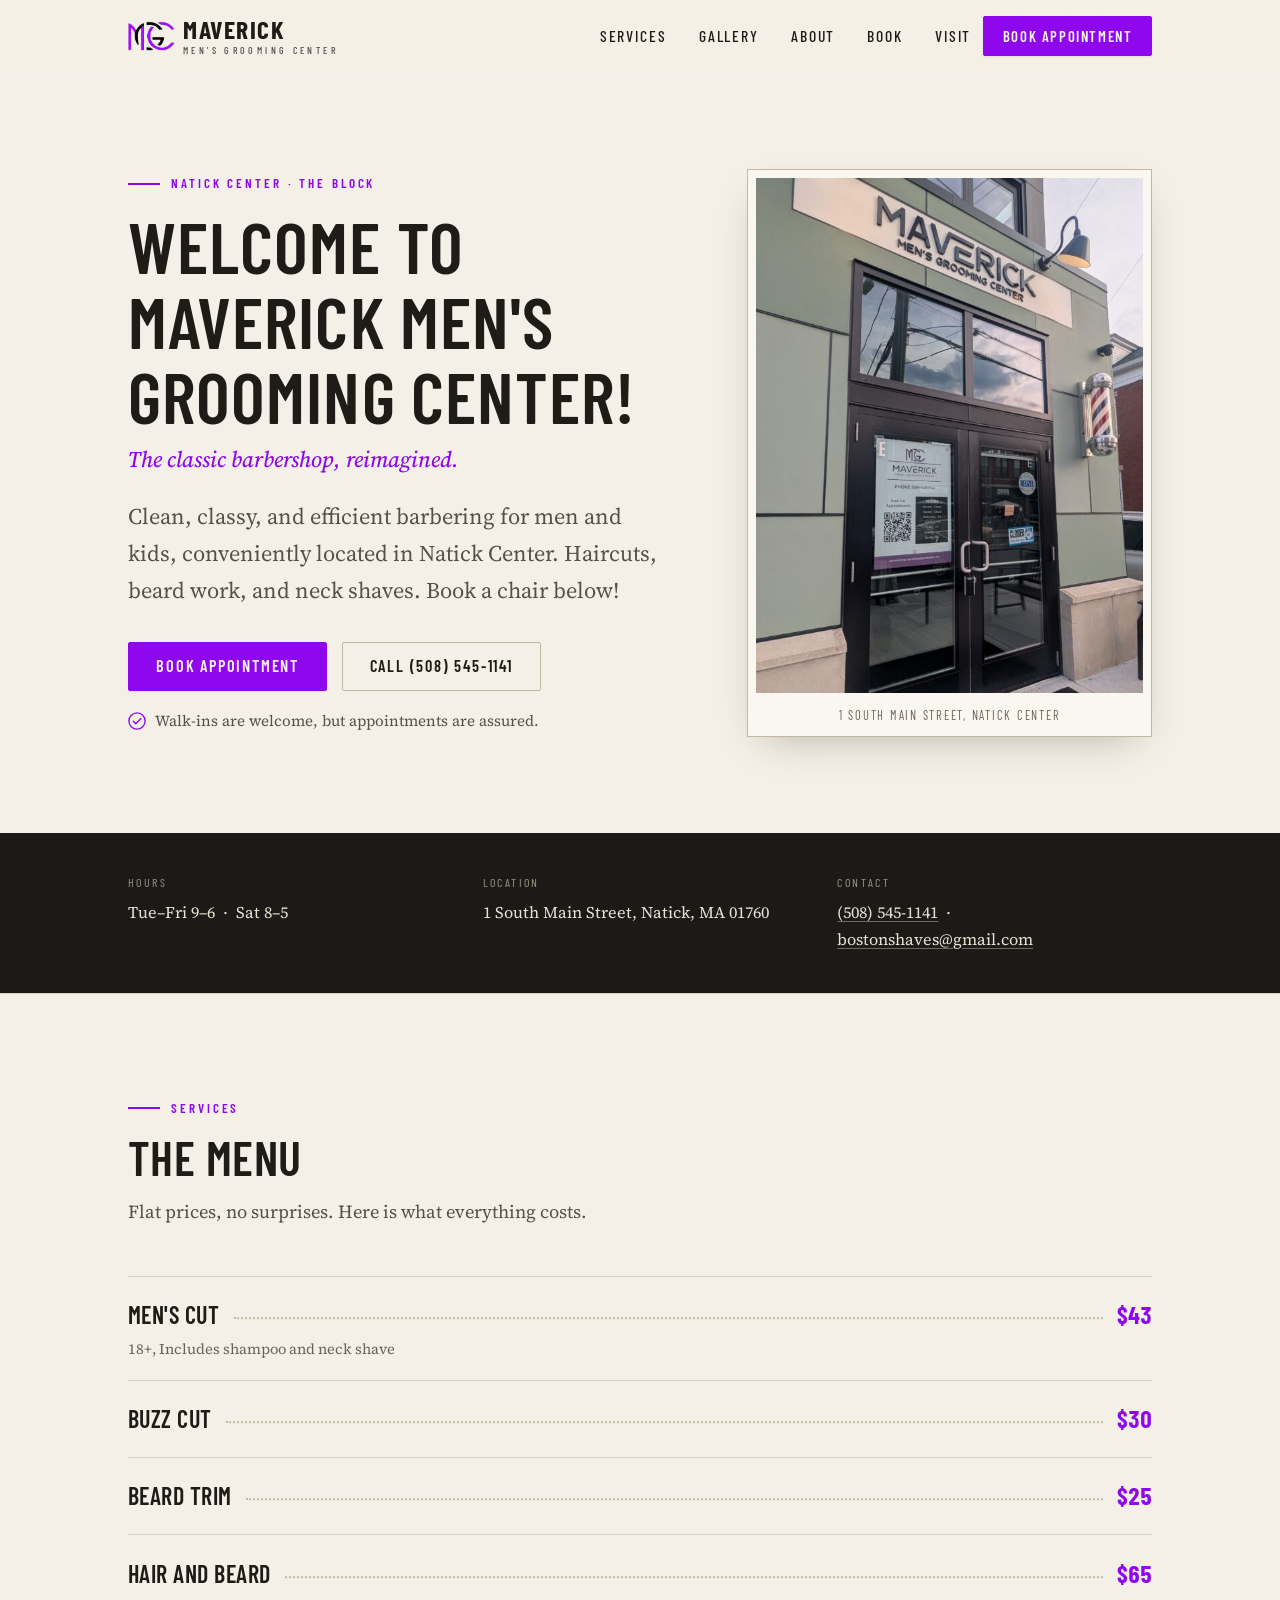
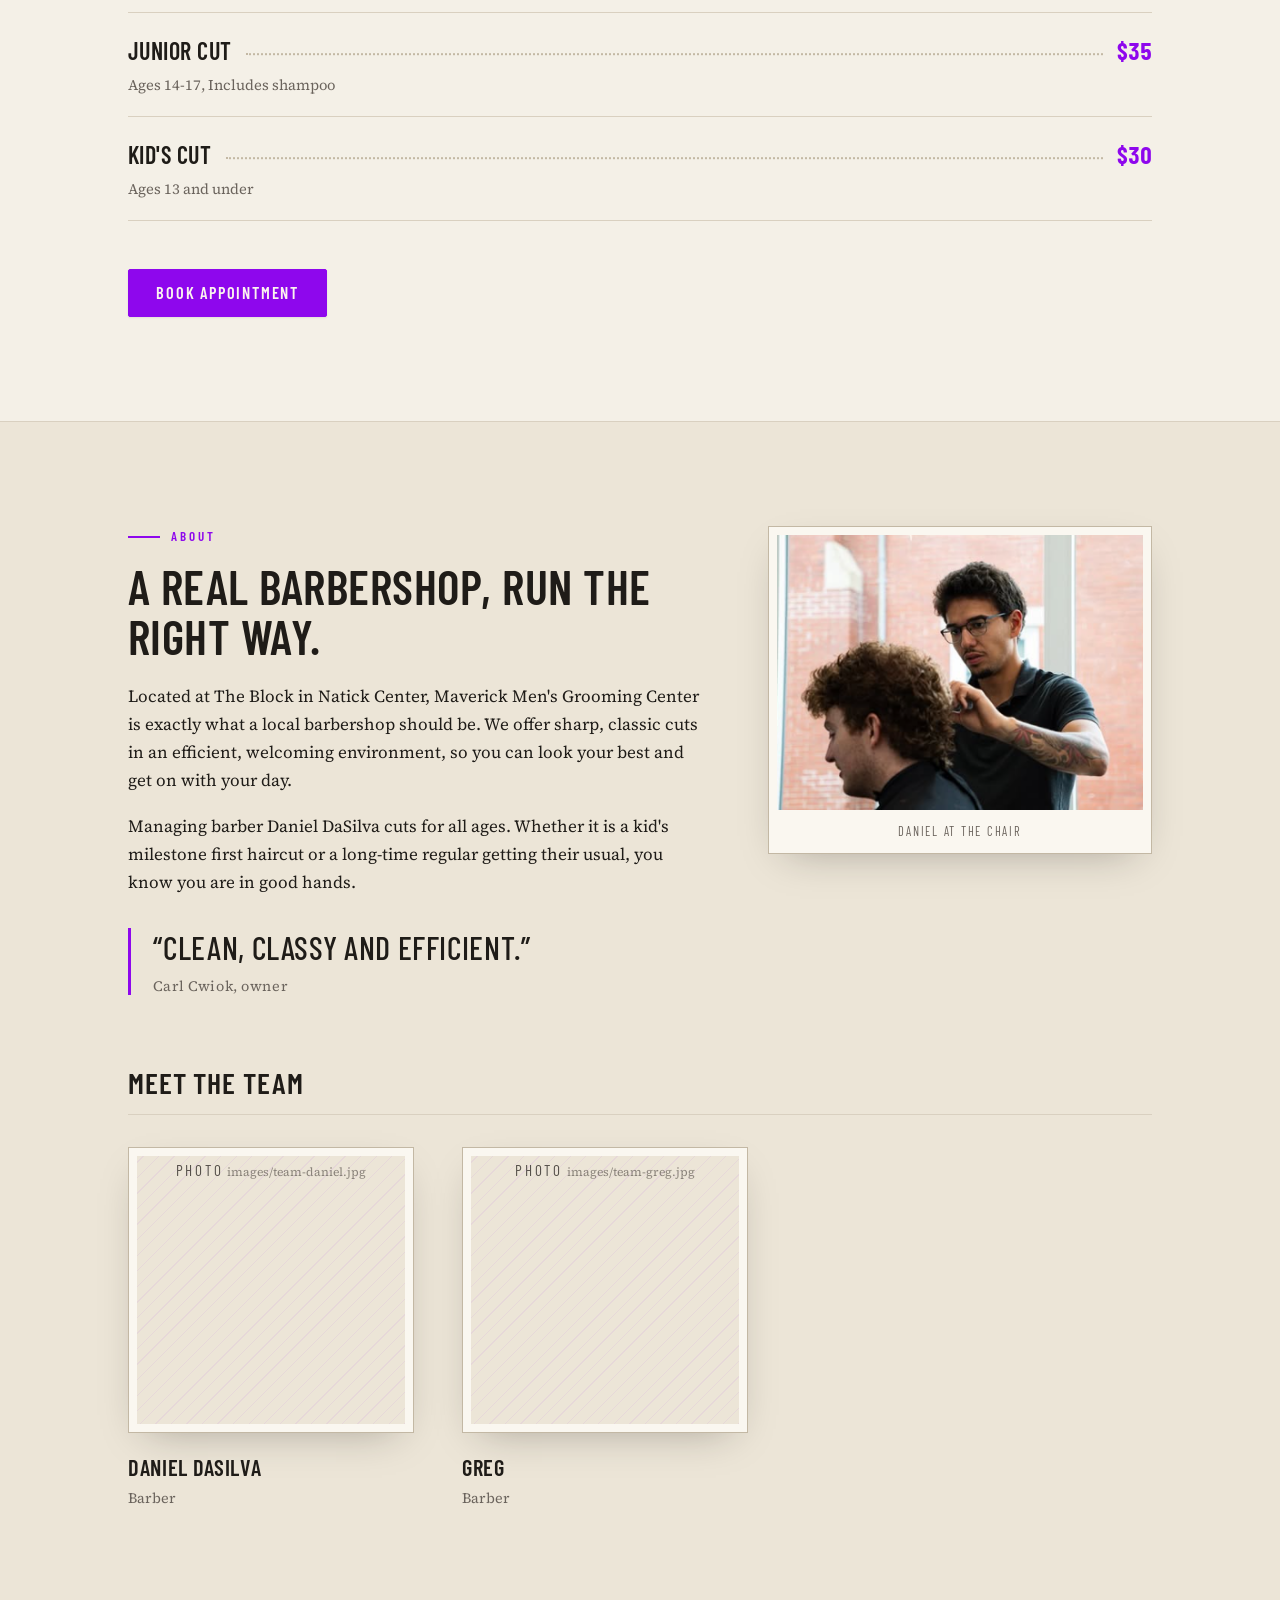
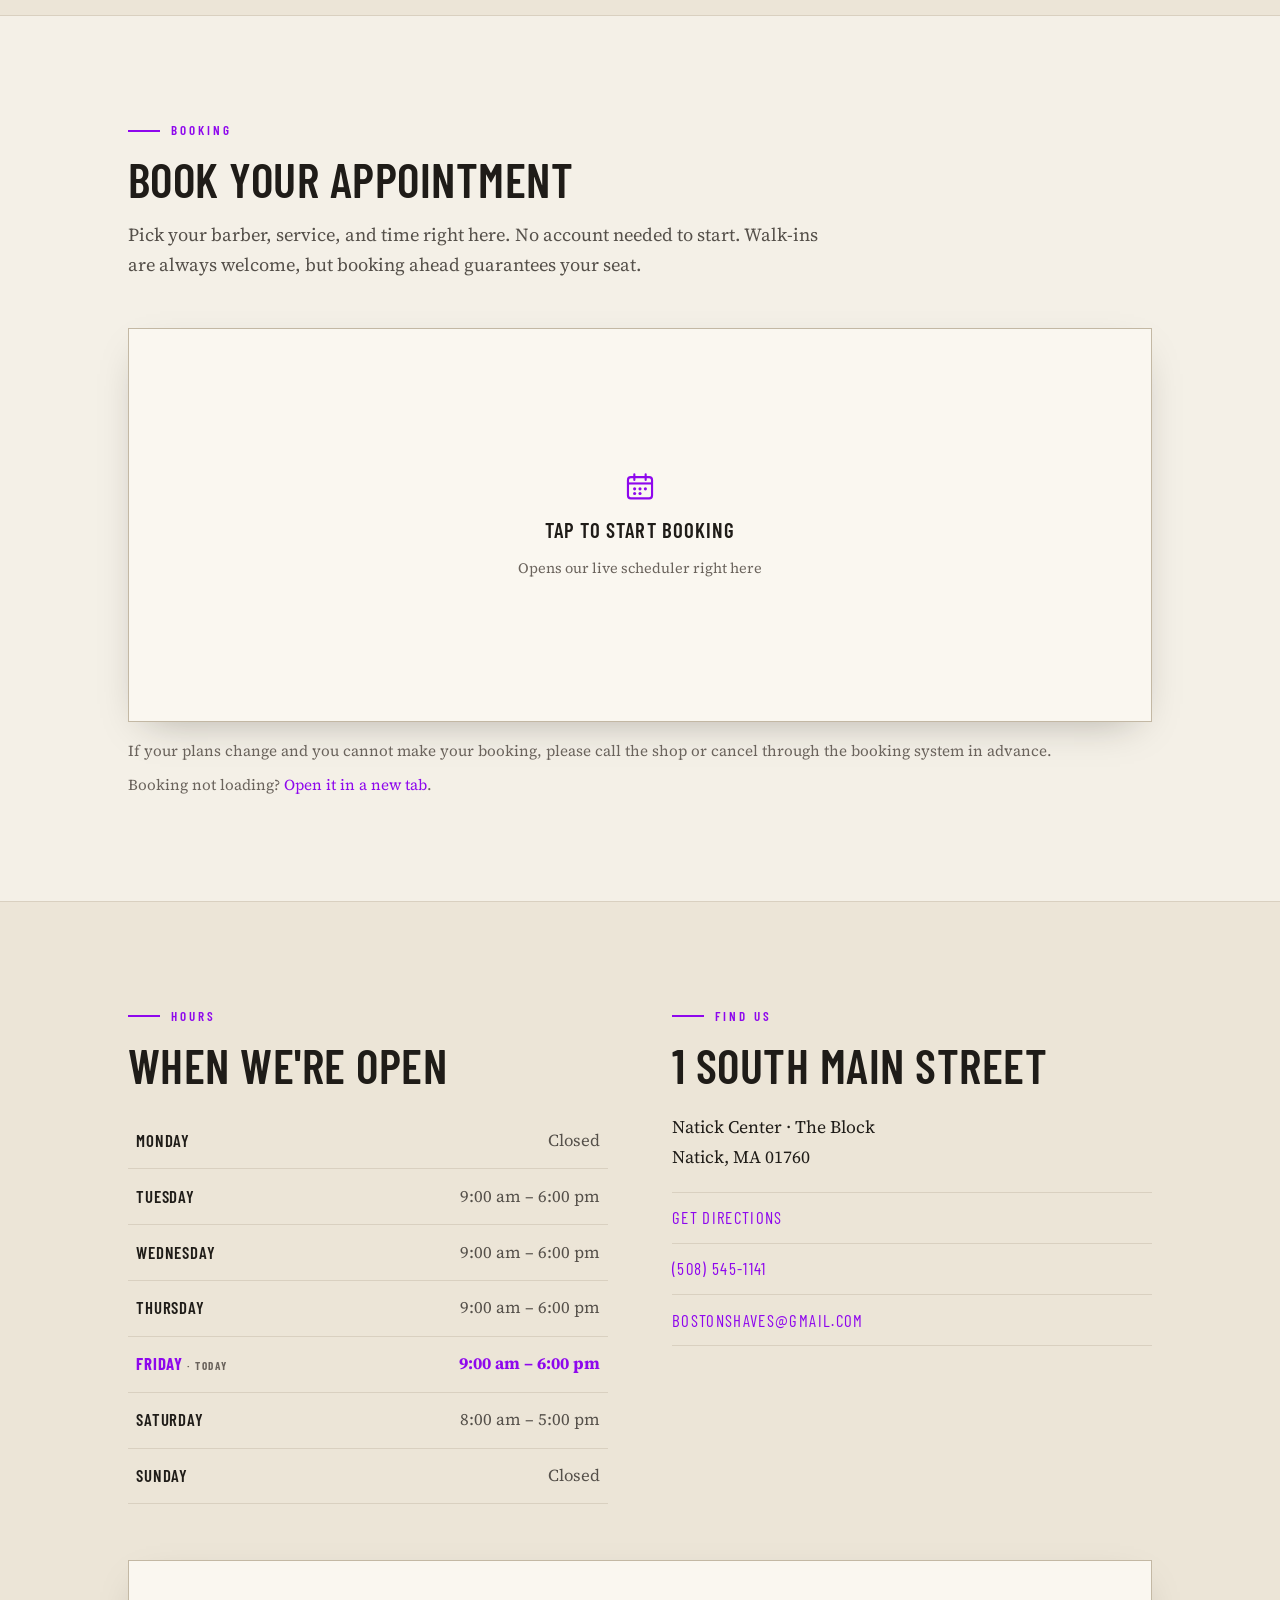
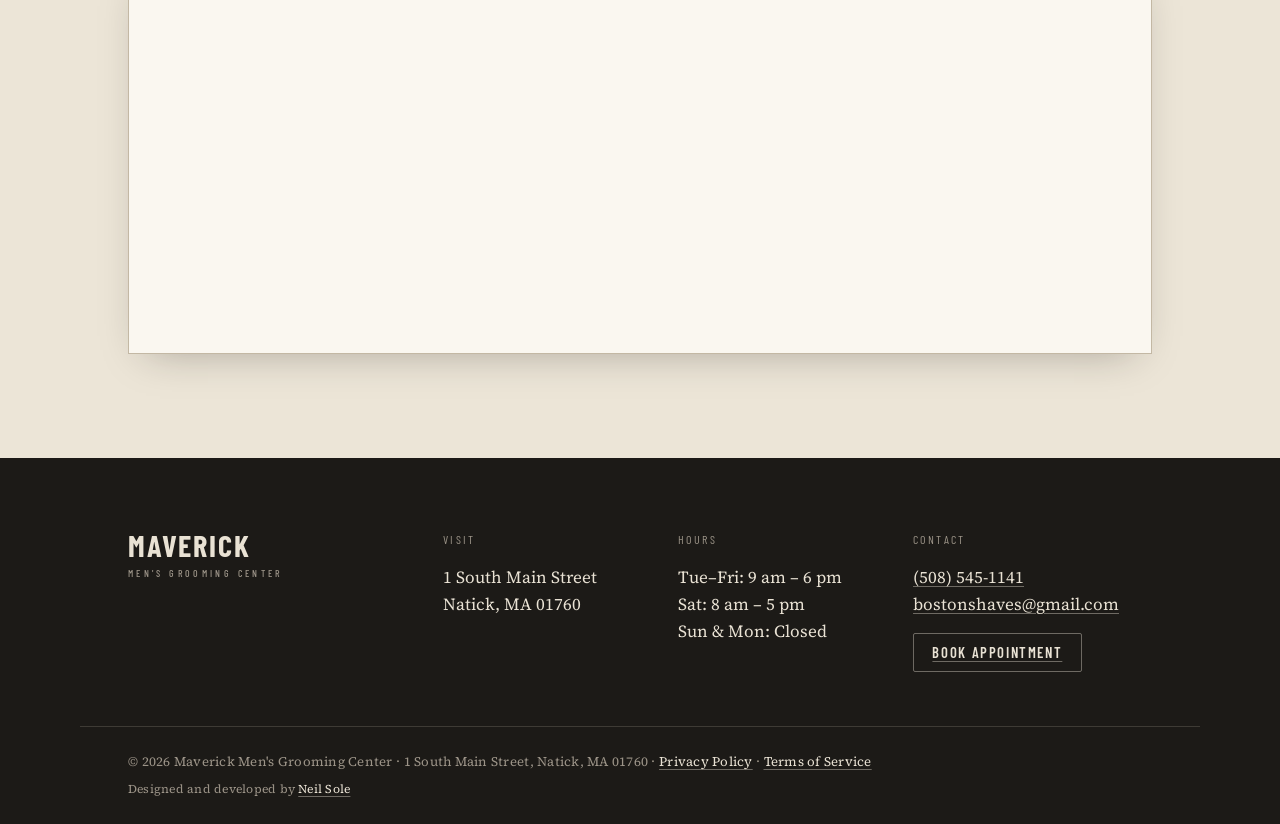
<file: index.html>
<!DOCTYPE html>
<html lang="en">
<head>
<meta charset="UTF-8" />
<meta name="viewport" content="width=device-width, initial-scale=1" />

<title>Maverick Men's Grooming Center | Barbershop in Natick Center</title>
<meta name="description" content="Maverick Men's Grooming Center, a classic barbershop at 1 South Main Street in Natick Center, MA. Haircuts, beard trims, and neck shaves for men and kids. Book online." />
<meta name="theme-color" content="#1c1a17" />
<link rel="canonical" href="https://maverickmgc.com/" />

<!-- Open Graph / social share. For best results add a 1200x630 images/og-image.jpg later and point og:image at it. -->
<meta property="og:type" content="business.business" />
<meta property="og:title" content="Maverick Men's Grooming Center, Natick Center" />
<meta property="og:description" content="A classic barbershop in Natick Center. Clean, classy, efficient. Book online." />
<meta property="og:image" content="images/storefront.jpg" />
<meta property="og:locale" content="en_US" />
<meta property="og:url" content="https://maverickmgc.com/" />

<link rel="icon" href="favicon.ico" sizes="any" />
<link rel="icon" type="image/png" sizes="32x32" href="images/icons/favicon-32.png" />
<link rel="icon" type="image/png" sizes="16x16" href="images/icons/favicon-16.png" />
<link rel="apple-touch-icon" href="images/icons/apple-touch-icon.png" />
<link rel="manifest" href="site.webmanifest" />

<!-- Fonts: one condensed display face + one serif text face. -->
<link rel="preconnect" href="https://fonts.googleapis.com" />
<link rel="preconnect" href="https://fonts.gstatic.com" crossorigin />
<link href="https://fonts.googleapis.com/css2?family=Barlow+Condensed:wght@500;600;700&family=Source+Serif+4:opsz,wght@8..60,400;8..60,500;8..60,600&display=swap" rel="stylesheet" />

<link rel="stylesheet" href="css/styles.css" />

<!-- Local business structured data for search engines. Verify the geo coordinates in Google Maps and adjust if needed. -->
<script type="application/ld+json">
{
  "@context": "https://schema.org",
  "@type": "BarberShop",
  "name": "Maverick Men's Grooming Center",
  "image": "images/storefront.jpg",
  "url": "https://maverickmgc.com/",
  "telephone": "+1-508-545-1141",
  "email": "bostonshaves@gmail.com",
  "priceRange": "$$",
  "address": {
    "@type": "PostalAddress",
    "streetAddress": "1 South Main Street",
    "addressLocality": "Natick",
    "addressRegion": "MA",
    "postalCode": "01760",
    "addressCountry": "US"
  },
  "geo": {
    "@type": "GeoCoordinates",
    "latitude": 42.28347,
    "longitude": -71.34952
  },
  "openingHoursSpecification": [
    { "@type": "OpeningHoursSpecification", "dayOfWeek": ["Tuesday", "Wednesday", "Thursday", "Friday"], "opens": "09:00", "closes": "18:00" },
    { "@type": "OpeningHoursSpecification", "dayOfWeek": "Saturday", "opens": "08:00", "closes": "17:00" }
  ],
  "potentialAction": {
    "@type": "ReserveAction",
    "target": {
      "@type": "EntryPoint",
      "urlTemplate": "https://book.daysmart.com/booking/service?DSID=DC-2291947",
      "inLanguage": "en-US",
      "actionPlatform": [
        "http://schema.org/DesktopWebPlatform",
        "http://schema.org/MobileWebPlatform"
      ]
    },
    "result": { "@type": "Reservation", "name": "Book an appointment" }
  },
  "hasOfferCatalog": {
    "@type": "OfferCatalog",
    "name": "Services",
    "itemListElement": [
      { "@type": "Offer", "itemOffered": { "@type": "Service", "name": "Men's Cut" }, "price": "43.00", "priceCurrency": "USD" },
      { "@type": "Offer", "itemOffered": { "@type": "Service", "name": "Buzz Cut" }, "price": "30.00", "priceCurrency": "USD" },
      { "@type": "Offer", "itemOffered": { "@type": "Service", "name": "Beard Trim" }, "price": "25.00", "priceCurrency": "USD" },
      { "@type": "Offer", "itemOffered": { "@type": "Service", "name": "Hair and Beard" }, "price": "65.00", "priceCurrency": "USD" },
      { "@type": "Offer", "itemOffered": { "@type": "Service", "name": "Junior Cut" }, "price": "35.00", "priceCurrency": "USD" },
      { "@type": "Offer", "itemOffered": { "@type": "Service", "name": "Kids Cut" }, "price": "30.00", "priceCurrency": "USD" }
    ]
  }
}
</script>
</head>

<body id="top">

<a class="skip-link" href="#main">Skip to content</a>

<!-- ============================ HEADER ============================ -->
<header class="site-header" id="siteHeader">
  <div class="wrap header-inner">

    <a class="wordmark" href="#top" aria-label="Maverick Men's Grooming Center, home">
      <img class="wordmark-mark" src="images/logo.png" alt="" width="282" height="182" />
      <span class="wordmark-text">
        <span class="wordmark-name">Maverick</span>
        <span class="wordmark-sub">Men's Grooming Center</span>
      </span>
    </a>

    <nav class="site-nav" id="siteNav" aria-label="Primary">
      <ul>
        <li><a href="#services">Services</a></li>
        <li><a href="gallery.html">Gallery</a></li>
        <li><a href="#about">About</a></li>
        <li><a href="#book">Book</a></li>
        <li><a href="#visit">Visit</a></li>
      </ul>
    </nav>

    <div class="header-actions">
      <a class="btn btn-accent btn-sm" href="#book">
        <span class="lbl-full">Book Appointment</span><span class="lbl-short">Book</span>
      </a>
      <button class="nav-toggle" id="navToggle" aria-expanded="false" aria-controls="siteNav" aria-label="Open menu">
        <span></span><span></span><span></span>
      </button>
    </div>

  </div>
</header>

<main id="main">

  <!-- ============================ HERO ============================ -->
  <section class="hero">
    <div class="wrap hero-grid">

      <div class="hero-copy">
        <p class="eyebrow">Natick Center &middot; The Block</p>
        <h1>Welcome to Maverick Men's Grooming Center!</h1>
        <p class="hero-tagline">The classic barbershop, reimagined.</p>
        <p class="hero-lead">
          Clean, classy, and efficient barbering for men and kids, conveniently located in Natick
          Center. Haircuts, beard work, and neck shaves. Book a chair below!
        </p>
        <div class="hero-cta">
          <a class="btn btn-accent" href="#book">Book Appointment</a>
          <a class="btn btn-outline" href="tel:+15085451141">Call (508) 545-1141</a>
        </div>
        <p class="trust-note">
          <svg class="trust-icon" viewBox="0 0 20 20" width="18" height="18" aria-hidden="true" focusable="false">
            <circle cx="10" cy="10" r="9" fill="none" stroke="currentColor" stroke-width="1.5" />
            <path d="M6 10.4l2.6 2.6L14.2 7.4" fill="none" stroke="currentColor" stroke-width="1.6" stroke-linecap="round" stroke-linejoin="round" />
          </svg>
          Walk-ins are welcome, but appointments are assured.
        </p>
      </div>

      <figure class="frame hero-photo">
        <img
          src="images/storefront.jpg"
          alt="The Maverick Men's Grooming Center storefront at 1 South Main Street in Natick Center"
          width="576" height="1024" />
        <figcaption>1 South Main Street, Natick Center</figcaption>
      </figure>

    </div>
  </section>

  <!-- ========================= INFO STRIP ========================= -->
  <section class="info-strip" aria-label="Hours, location and contact at a glance">
    <div class="wrap info-strip-grid">
      <div>
        <p class="info-label">Hours</p>
        <p class="info-value">Tue&ndash;Fri 9&ndash;6 &nbsp;·&nbsp; Sat 8&ndash;5</p>
      </div>
      <div>
        <p class="info-label">Location</p>
        <p class="info-value">1 South Main Street, Natick, MA 01760</p>
      </div>
      <div>
        <p class="info-label">Contact</p>
        <p class="info-value">
          <a href="tel:+15085451141">(508) 545-1141</a> &nbsp;·&nbsp;
          <a href="mailto:bostonshaves@gmail.com">bostonshaves@gmail.com</a>
        </p>
      </div>
    </div>
  </section>

  <!-- ========================== SERVICES ========================== -->
  <section class="section" id="services">
    <div class="wrap">
      <header class="section-head">
        <p class="eyebrow">Services</p>
        <h2>The Menu</h2>
        <p class="section-intro">
          Flat prices, no surprises. Here is what everything costs.
        </p>
      </header>

      <ul class="menu">
        <li class="menu-row">
          <span class="menu-name">Men's Cut</span>
          <span class="menu-note">18+, Includes shampoo and neck shave</span>
          <span class="menu-leader" aria-hidden="true"></span>
          <span class="menu-price">$43</span>
        </li>
        <li class="menu-row">
          <span class="menu-name">Buzz Cut</span>
          <span class="menu-leader" aria-hidden="true"></span>
          <span class="menu-price">$30</span>
        </li>
        <li class="menu-row">
          <span class="menu-name">Beard Trim</span>
          <span class="menu-leader" aria-hidden="true"></span>
          <span class="menu-price">$25</span>
        </li>
        <li class="menu-row">
          <span class="menu-name">Hair and Beard</span>
          <span class="menu-leader" aria-hidden="true"></span>
          <span class="menu-price">$65</span>
        </li>
        <li class="menu-row">
          <span class="menu-name">Junior Cut</span>
          <span class="menu-note">Ages 14-17, Includes shampoo</span>
          <span class="menu-leader" aria-hidden="true"></span>
          <span class="menu-price">$35</span>
        </li>
        <li class="menu-row">
          <span class="menu-name">Kid's Cut</span>
          <span class="menu-note">Ages 13 and under</span>
          <span class="menu-leader" aria-hidden="true"></span>
          <span class="menu-price">$30</span>
        </li>
      </ul>

      <div class="section-foot">
        <a class="btn btn-accent" href="#book">Book Appointment</a>
      </div>
    </div>
  </section>

  <!-- =========================== ABOUT =========================== -->
  <section class="section section--alt" id="about">
    <div class="wrap about-grid">

      <div class="about-copy">
        <p class="eyebrow">About</p>
        <h2>A real barbershop, run the right way.</h2>
        <p>
          Located at The Block in Natick Center, 
          Maverick Men's Grooming Center is exactly 
          what a local barbershop should be. We offer sharp, 
          classic cuts in an efficient, welcoming environment, so 
          you can look your best and get on with your day.
        </p>
        <p>
          Managing barber Daniel DaSilva cuts for all ages. Whether it is a kid's milestone first haircut or a long-time regular getting their usual, you know you are in good hands.
        </p>
        <blockquote class="pull-quote">
          &ldquo;Clean, classy and efficient.&rdquo;
          <cite>Carl Cwiok, owner</cite>
        </blockquote>
      </div>

      <figure class="frame about-photo">
        <img
          src="images/daniel-at-work.png"
          alt="Barber Daniel DaSilva cutting a client's hair at Maverick Men's Grooming Center"
          width="402" height="314" />
        <figcaption>Daniel at the chair</figcaption>
      </figure>

    </div>

    <div class="wrap team">
      <h3 class="team-head">Meet the team</h3>
      <ul class="team-grid">
        <li class="team-member">
          <figure class="frame team-photo">
            <!-- Replace with: <img src="images/team-daniel.jpg" alt="Barber Daniel DaSilva" /> -->
            <div class="photo-ph photo-ph--square" role="img" aria-label="Photo of Daniel DaSilva, to be added">
              <span>Photo</span>
              <small>images/team-daniel.jpg</small>
            </div>
          </figure>
          <p class="team-name">Daniel DaSilva</p>
          <p class="team-role">Barber</p>
        </li>
        <li class="team-member">
          <figure class="frame team-photo">
            <!-- Replace with: <img src="images/team-greg.jpg" alt="Barber Greg" /> -->
            <div class="photo-ph photo-ph--square" role="img" aria-label="Photo of Greg, to be added">
              <span>Photo</span>
              <small>images/team-greg.jpg</small>
            </div>
          </figure>
          <p class="team-name">Greg</p>
          <p class="team-role">Barber</p>
        </li>
      </ul>
    </div>
  </section>

  <!-- =========================== BOOKING =========================== -->
  <section class="section" id="book">
    <div class="wrap">
      <header class="section-head">
        <p class="eyebrow">Booking</p>
        <h2>Book Your Appointment</h2>
        <p class="section-intro">
          Pick your barber, service, and time right here. No account needed to
          start. Walk-ins are always welcome, but booking ahead guarantees
          your seat.
        </p>
      </header>

      <div class="frame booking-frame">
        <div class="booking-gate" id="bookingGate" role="button" tabindex="0" aria-label="Load the online booking calendar">
          <svg class="booking-gate-icon" viewBox="0 0 24 24" width="34" height="34" aria-hidden="true" focusable="false">
            <rect x="3.5" y="5" width="17" height="15" rx="2" fill="none" stroke="currentColor" stroke-width="1.5" />
            <path d="M3.5 9.5h17" stroke="currentColor" stroke-width="1.5" />
            <path d="M8 3v4M16 3v4" stroke="currentColor" stroke-width="1.5" stroke-linecap="round" />
            <circle cx="8.2" cy="13.3" r="1.1" fill="currentColor" />
            <circle cx="12" cy="13.3" r="1.1" fill="currentColor" />
            <circle cx="15.8" cy="13.3" r="1.1" fill="currentColor" />
            <circle cx="8.2" cy="16.6" r="1.1" fill="currentColor" />
            <circle cx="12" cy="16.6" r="1.1" fill="currentColor" />
          </svg>
          <p class="booking-gate-title">Tap to start booking</p>
          <p class="booking-gate-note">Opens our live scheduler right here</p>
        </div>
        <iframe
          id="bookingIframe"
          data-src="https://book.daysmart.com/booking/service?DSID=DC-2291947"
          title="Maverick Men's Grooming Center online booking"
          allow="payment"
          referrerpolicy="no-referrer-when-downgrade"
          hidden></iframe>
        <noscript>
          <iframe
            src="https://book.daysmart.com/booking/service?DSID=DC-2291947"
            title="Maverick Men's Grooming Center online booking"
            style="width:100%;height:900px;border:0"></iframe>
        </noscript>
      </div>

      <div class="booking-notes">
        <p>
          If your plans change and you cannot make your booking, please call
          the shop or cancel through the booking system in advance.
        </p>
        <p>
          Booking not loading?
          <a href="https://book.daysmart.com/booking/service?DSID=DC-2291947" target="_blank" rel="noopener">Open it in a new tab</a>.
        </p>
      </div>
    </div>
  </section>

  <!-- ============================ VISIT ============================ -->
  <section class="section section--alt" id="visit">
    <div class="wrap visit-grid">

      <div class="visit-hours">
        <p class="eyebrow">Hours</p>
        <h2>When we're open</h2>
        <table class="hours-table">
          <tbody>
            <tr data-day="1"><th scope="row">Monday</th><td>Closed</td></tr>
            <tr data-day="2"><th scope="row">Tuesday</th><td>9:00 am &ndash; 6:00 pm</td></tr>
            <tr data-day="3"><th scope="row">Wednesday</th><td>9:00 am &ndash; 6:00 pm</td></tr>
            <tr data-day="4"><th scope="row">Thursday</th><td>9:00 am &ndash; 6:00 pm</td></tr>
            <tr data-day="5"><th scope="row">Friday</th><td>9:00 am &ndash; 6:00 pm</td></tr>
            <tr data-day="6"><th scope="row">Saturday</th><td>8:00 am &ndash; 5:00 pm</td></tr>
            <tr data-day="0"><th scope="row">Sunday</th><td>Closed</td></tr>
          </tbody>
        </table>
      </div>

      <div class="visit-contact">
        <p class="eyebrow">Find us</p>
        <h2>1 South Main Street</h2>
        <address class="contact-block">
          Natick Center &middot; The Block<br />
          Natick, MA 01760
        </address>
        <ul class="contact-list">
          <li>
            <a href="https://www.google.com/maps/dir/?api=1&destination=Maverick+Men%27s+Grooming+Center%2C+1+South+Main+Street%2C+Natick%2C+MA+01760" target="_blank" rel="noopener">
              Get directions
            </a>
          </li>
          <li><a href="tel:+15085451141">(508) 545-1141</a></li>
          <li><a href="mailto:bostonshaves@gmail.com">bostonshaves@gmail.com</a></li>
        </ul>
      </div>

    </div>

    <div class="wrap">
      <div class="frame map-frame">
        <iframe
          src="https://www.google.com/maps?q=Maverick+Men%27s+Grooming+Center%2C+1+South+Main+Street%2C+Natick%2C+MA+01760&output=embed"
          title="Map to Maverick Men's Grooming Center"
          loading="lazy"></iframe>
      </div>
    </div>
  </section>

</main>

<!-- ============================ FOOTER ============================ -->
<footer class="site-footer">
  <div class="wrap footer-grid">

    <div class="footer-brand">
      <p class="wordmark-name">Maverick</p>
      <p class="wordmark-sub">Men's Grooming Center</p>
    </div>

    <div class="footer-col">
      <p class="footer-label">Visit</p>
      <p>1 South Main Street<br />Natick, MA 01760</p>
    </div>

    <div class="footer-col">
      <p class="footer-label">Hours</p>
      <p>Tue&ndash;Fri: 9 am &ndash; 6 pm<br />Sat: 8 am &ndash; 5 pm<br />Sun &amp; Mon: Closed</p>
    </div>

    <div class="footer-col">
      <p class="footer-label">Contact</p>
      <p>
        <a href="tel:+15085451141">(508) 545-1141</a><br />
        <a href="mailto:bostonshaves@gmail.com">bostonshaves@gmail.com</a>
      </p>
      <p><a class="btn btn-outline btn-sm btn-on-dark" href="#book">Book Appointment</a></p>
    </div>

  </div>
  <div class="wrap footer-legal">
    <p>
      &copy; <span id="year">2026</span> Maverick Men's Grooming Center &middot; 1 South Main Street, Natick, MA 01760
      &middot; <a href="privacy.html">Privacy Policy</a> &middot; <a href="terms.html">Terms of Service</a>
    </p>
    <p class="footer-credit">
      Designed and developed by <a href="https://www.linkedin.com/in/neil-sole/" target="_blank" rel="noopener">Neil Sole</a>
    </p>
  </div>
</footer>

<script src="js/main.js"></script>
</body>
</html>
</file>
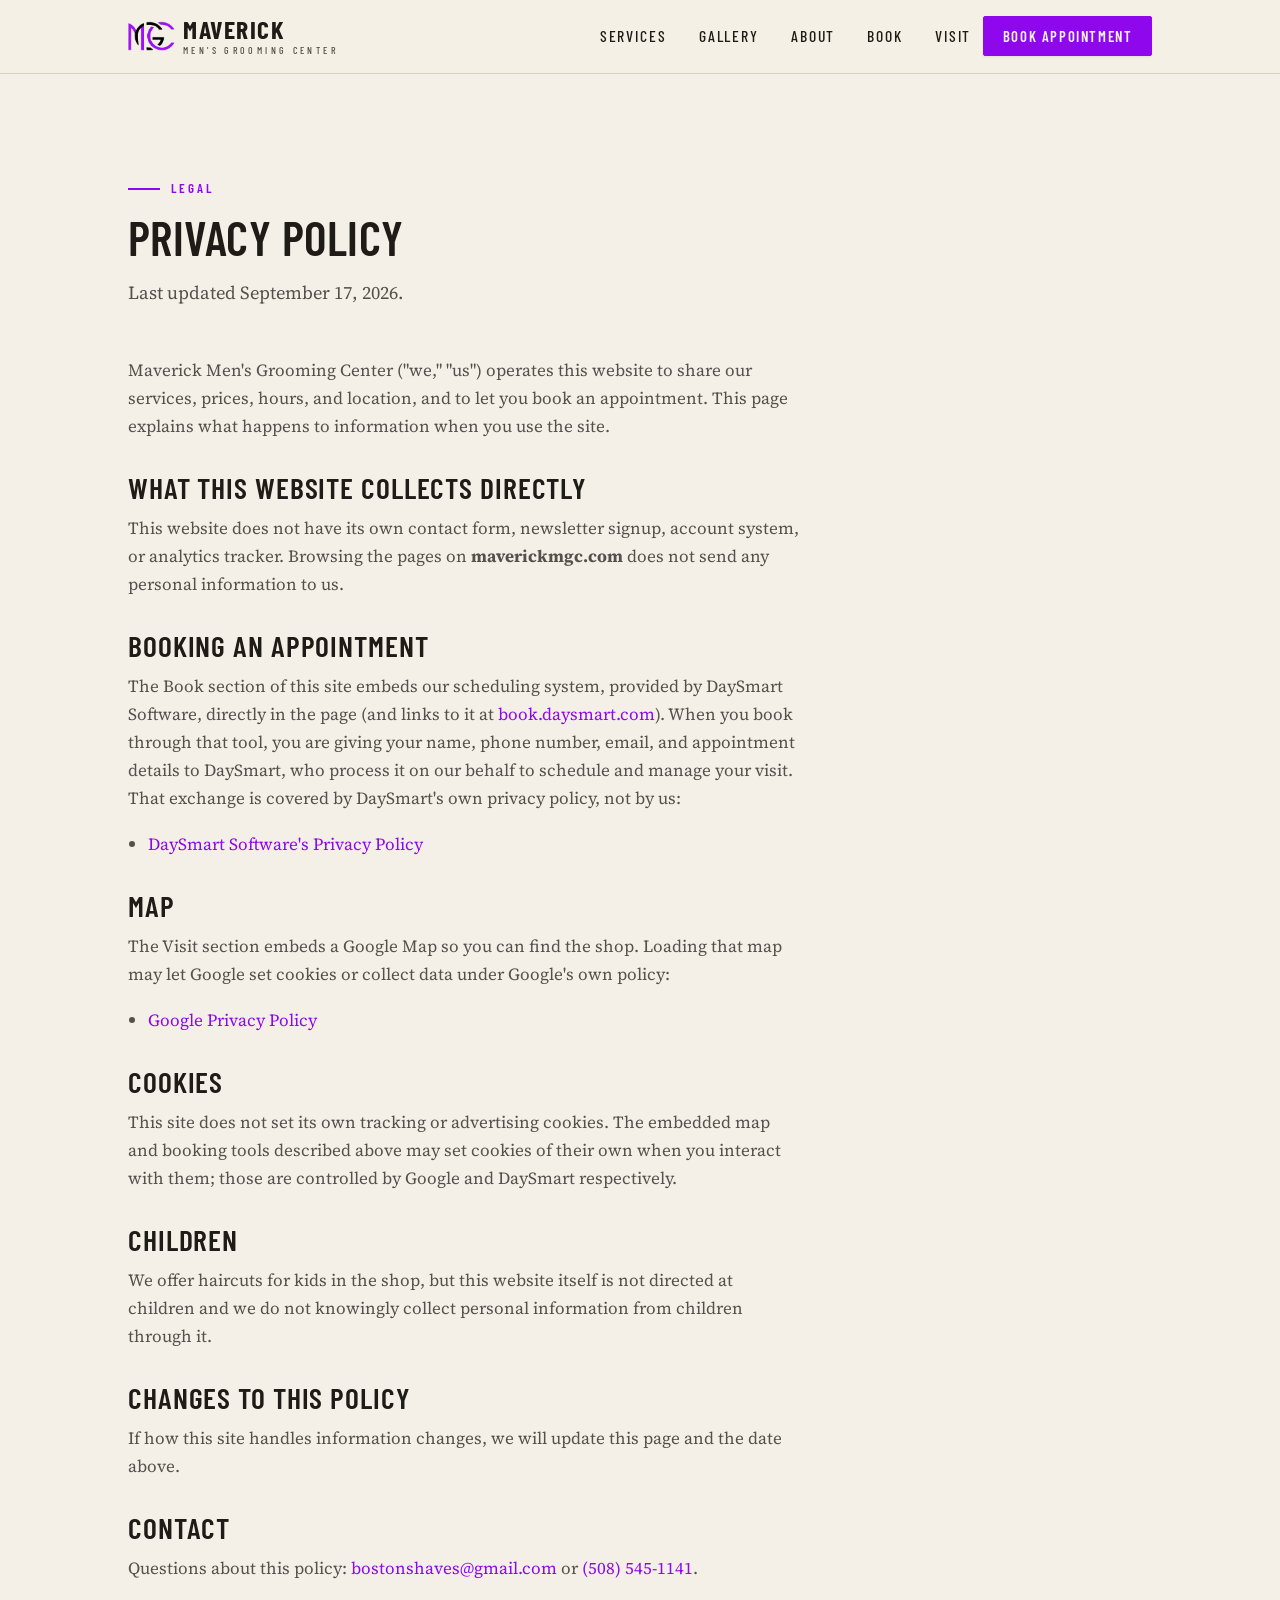
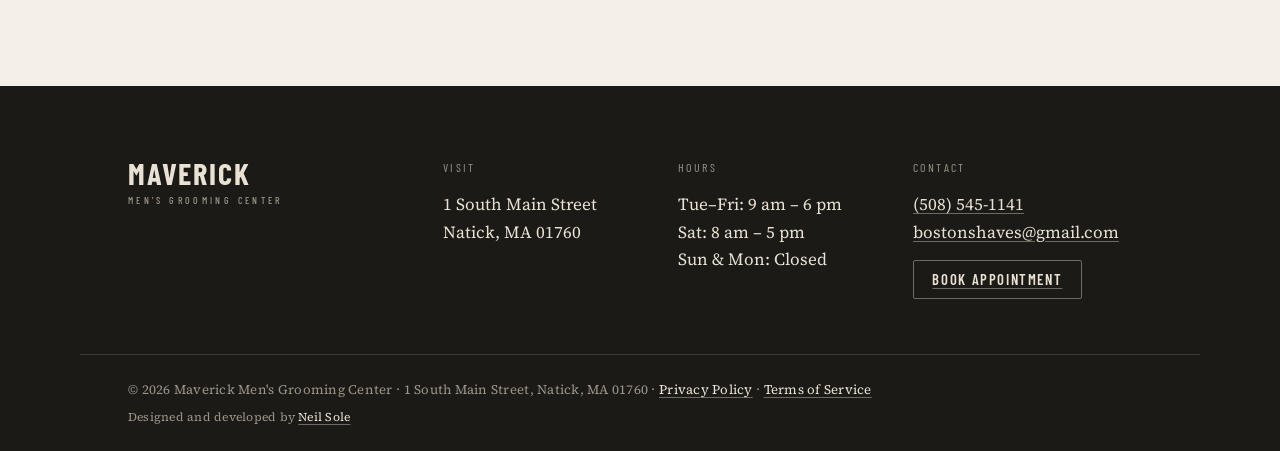
<file: privacy.html>
<!DOCTYPE html>
<html lang="en">
<head>
<meta charset="UTF-8" />
<meta name="viewport" content="width=device-width, initial-scale=1" />

<title>Privacy Policy | Maverick Men's Grooming Center</title>
<meta name="description" content="How Maverick Men's Grooming Center's website handles information, including the third-party booking and map tools embedded on it." />
<meta name="robots" content="noindex, follow" />
<meta name="theme-color" content="#1c1a17" />
<link rel="canonical" href="https://maverickmgc.com/privacy.html" />

<meta property="og:type" content="website" />
<meta property="og:title" content="Privacy Policy | Maverick Men's Grooming Center" />
<meta property="og:description" content="How this website handles information." />
<meta property="og:image" content="images/storefront.jpg" />
<meta property="og:locale" content="en_US" />
<meta property="og:url" content="https://maverickmgc.com/privacy.html" />

<link rel="icon" href="favicon.ico" sizes="any" />
<link rel="icon" type="image/png" sizes="32x32" href="images/icons/favicon-32.png" />
<link rel="icon" type="image/png" sizes="16x16" href="images/icons/favicon-16.png" />
<link rel="apple-touch-icon" href="images/icons/apple-touch-icon.png" />
<link rel="manifest" href="site.webmanifest" />

<link rel="preconnect" href="https://fonts.googleapis.com" />
<link rel="preconnect" href="https://fonts.gstatic.com" crossorigin />
<link href="https://fonts.googleapis.com/css2?family=Barlow+Condensed:wght@500;600;700&family=Source+Serif+4:opsz,wght@8..60,400;8..60,500;8..60,600&display=swap" rel="stylesheet" />

<link rel="stylesheet" href="css/styles.css" />
</head>

<body id="top">

<a class="skip-link" href="#main">Skip to content</a>

<!-- ============================ HEADER ============================ -->
<header class="site-header" id="siteHeader">
  <div class="wrap header-inner">

    <a class="wordmark" href="index.html#top" aria-label="Maverick Men's Grooming Center, home">
      <img class="wordmark-mark" src="images/logo.png" alt="" width="282" height="182" />
      <span class="wordmark-text">
        <span class="wordmark-name">Maverick</span>
        <span class="wordmark-sub">Men's Grooming Center</span>
      </span>
    </a>

    <nav class="site-nav" id="siteNav" aria-label="Primary">
      <ul>
        <li><a href="index.html#services">Services</a></li>
        <li><a href="gallery.html">Gallery</a></li>
        <li><a href="index.html#about">About</a></li>
        <li><a href="index.html#book">Book</a></li>
        <li><a href="index.html#visit">Visit</a></li>
      </ul>
    </nav>

    <div class="header-actions">
      <a class="btn btn-accent btn-sm" href="index.html#book">
        <span class="lbl-full">Book Appointment</span><span class="lbl-short">Book</span>
      </a>
      <button class="nav-toggle" id="navToggle" aria-expanded="false" aria-controls="siteNav" aria-label="Open menu">
        <span></span><span></span><span></span>
      </button>
    </div>

  </div>
</header>

<main id="main">

  <section class="section" id="policy">
    <div class="wrap">
      <header class="section-head">
        <p class="eyebrow">Legal</p>
        <h1>Privacy Policy</h1>
        <p class="section-intro">Last updated September 17, 2026.</p>
      </header>

      <div class="legal-content">
        <p>
          Maverick Men's Grooming Center ("we," "us") operates this website to
          share our services, prices, hours, and location, and to let you book
          an appointment. This page explains what happens to information when
          you use the site.
        </p>

        <h3>What this website collects directly</h3>
        <p>
          This website does not have its own contact form, newsletter signup,
          account system, or analytics tracker. Browsing the pages on
          <strong>maverickmgc.com</strong> does not send any personal
          information to us.
        </p>

        <h3>Booking an appointment</h3>
        <p>
          The Book section of this site embeds our scheduling system, provided
          by DaySmart Software, directly in the page (and links to it at
          <a href="https://book.daysmart.com/booking/service?DSID=DC-2291947" target="_blank" rel="noopener">book.daysmart.com</a>).
          When you book through that tool, you are giving your name, phone
          number, email, and appointment details to DaySmart, who process it on
          our behalf to schedule and manage your visit. That exchange is
          covered by DaySmart's own privacy policy, not by us:
        </p>
        <ul>
          <li><a href="https://www.daysmart.com/privacy-policy/" target="_blank" rel="noopener">DaySmart Software's Privacy Policy</a></li>
        </ul>

        <h3>Map</h3>
        <p>
          The Visit section embeds a Google Map so you can find the shop.
          Loading that map may let Google set cookies or collect data under
          Google's own policy:
        </p>
        <ul>
          <li><a href="https://policies.google.com/privacy" target="_blank" rel="noopener">Google Privacy Policy</a></li>
        </ul>

        <h3>Cookies</h3>
        <p>
          This site does not set its own tracking or advertising cookies. The
          embedded map and booking tools described above may set cookies of
          their own when you interact with them; those are controlled by
          Google and DaySmart respectively.
        </p>

        <h3>Children</h3>
        <p>
          We offer haircuts for kids in the shop, but this website itself is
          not directed at children and we do not knowingly collect personal
          information from children through it.
        </p>

        <h3>Changes to this policy</h3>
        <p>
          If how this site handles information changes, we will update this
          page and the date above.
        </p>

        <h3>Contact</h3>
        <p>
          Questions about this policy: <a href="mailto:bostonshaves@gmail.com">bostonshaves@gmail.com</a>
          or <a href="tel:+15085451141">(508) 545-1141</a>.
        </p>
      </div>
    </div>
  </section>

</main>

<!-- ============================ FOOTER ============================ -->
<footer class="site-footer">
  <div class="wrap footer-grid">

    <div class="footer-brand">
      <p class="wordmark-name">Maverick</p>
      <p class="wordmark-sub">Men's Grooming Center</p>
    </div>

    <div class="footer-col">
      <p class="footer-label">Visit</p>
      <p>1 South Main Street<br />Natick, MA 01760</p>
    </div>

    <div class="footer-col">
      <p class="footer-label">Hours</p>
      <p>Tue&ndash;Fri: 9 am &ndash; 6 pm<br />Sat: 8 am &ndash; 5 pm<br />Sun &amp; Mon: Closed</p>
    </div>

    <div class="footer-col">
      <p class="footer-label">Contact</p>
      <p>
        <a href="tel:+15085451141">(508) 545-1141</a><br />
        <a href="mailto:bostonshaves@gmail.com">bostonshaves@gmail.com</a>
      </p>
      <p><a class="btn btn-outline btn-sm btn-on-dark" href="index.html#book">Book Appointment</a></p>
    </div>

  </div>
  <div class="wrap footer-legal">
    <p>
      &copy; <span id="year">2026</span> Maverick Men's Grooming Center &middot; 1 South Main Street, Natick, MA 01760
      &middot; <a href="privacy.html">Privacy Policy</a> &middot; <a href="terms.html">Terms of Service</a>
    </p>
    <p class="footer-credit">
      Designed and developed by <a href="https://www.linkedin.com/in/neil-sole/" target="_blank" rel="noopener">Neil Sole</a>
    </p>
  </div>
</footer>

<script src="js/main.js"></script>
</body>
</html>
</file>
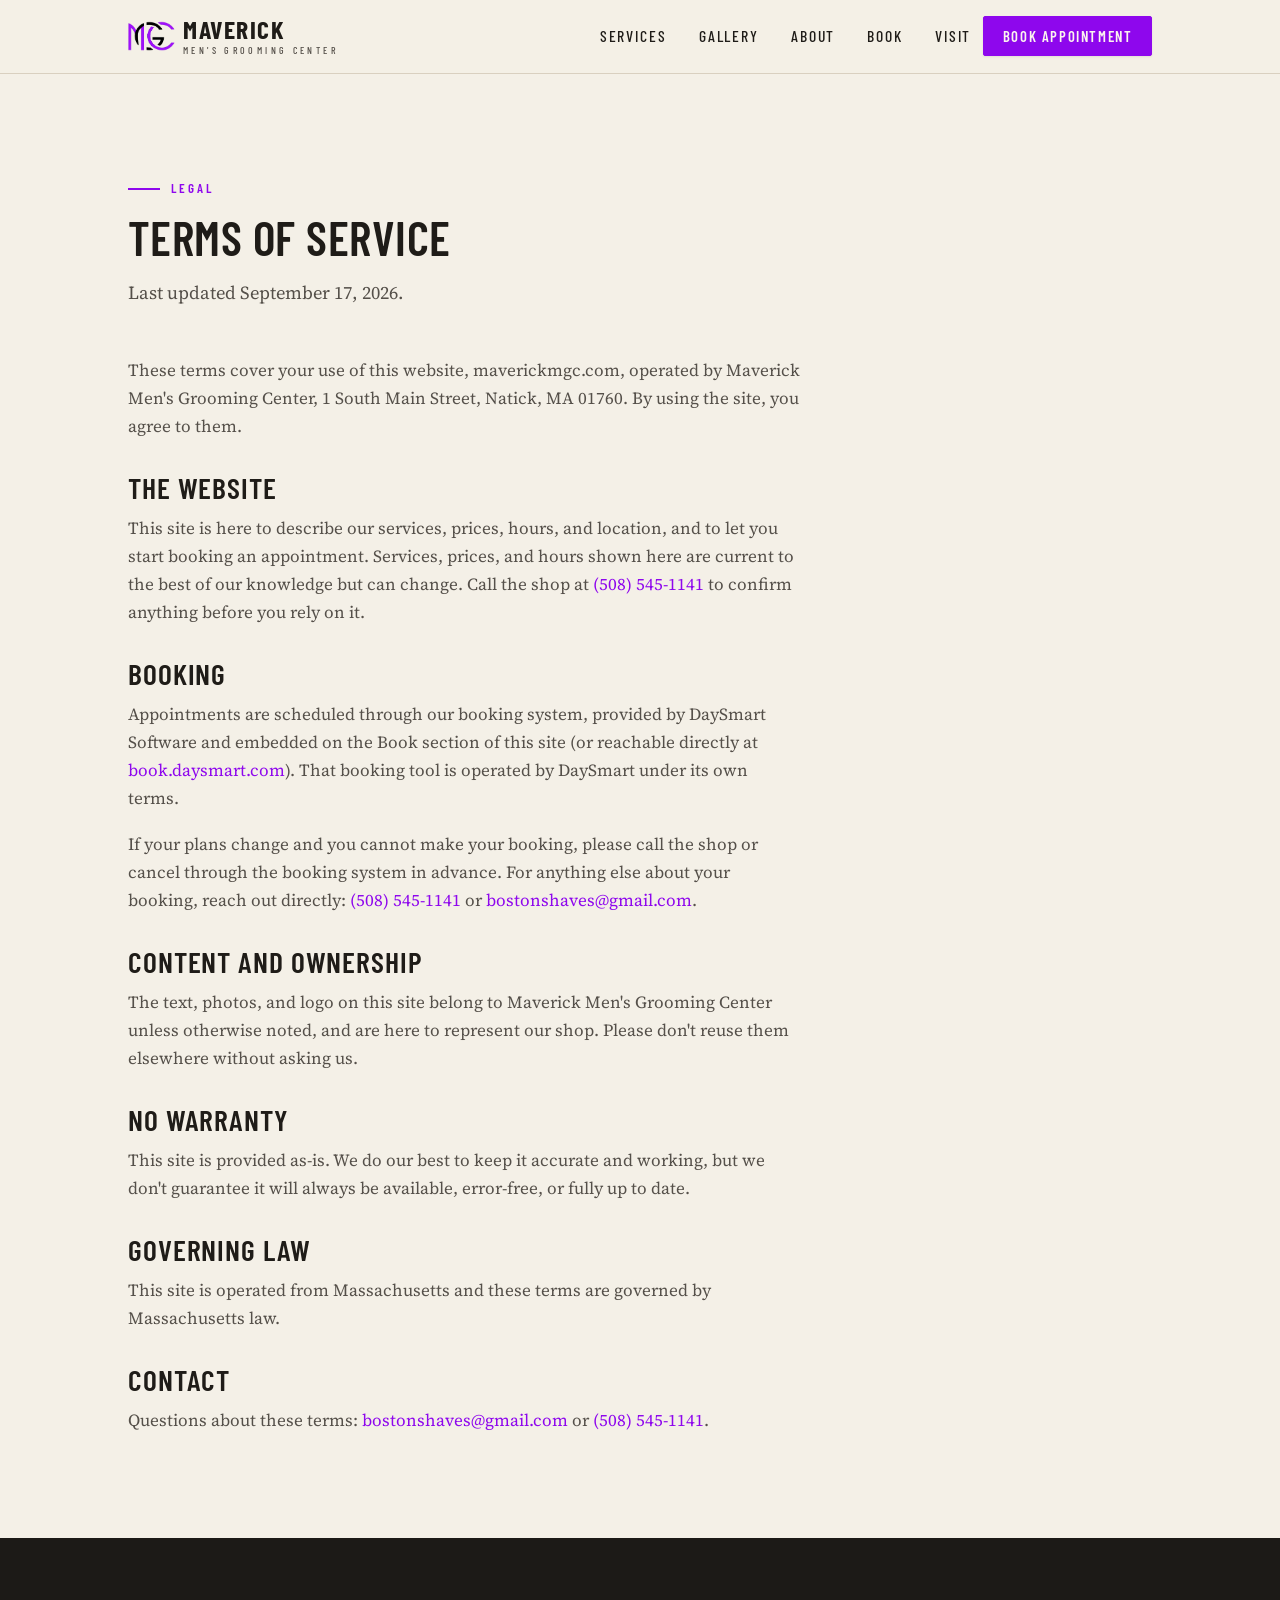
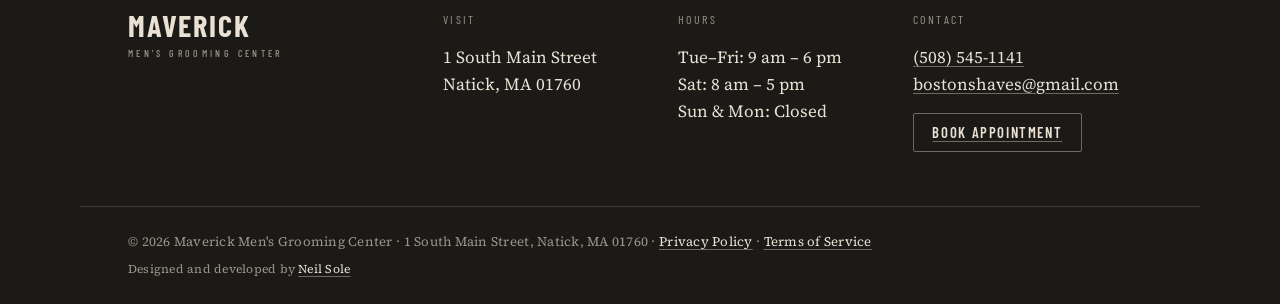
<file: terms.html>
<!DOCTYPE html>
<html lang="en">
<head>
<meta charset="UTF-8" />
<meta name="viewport" content="width=device-width, initial-scale=1" />

<title>Terms of Service | Maverick Men's Grooming Center</title>
<meta name="description" content="Terms for using the Maverick Men's Grooming Center website and its embedded online booking." />
<meta name="robots" content="noindex, follow" />
<meta name="theme-color" content="#1c1a17" />
<link rel="canonical" href="https://maverickmgc.com/terms.html" />

<meta property="og:type" content="website" />
<meta property="og:title" content="Terms of Service | Maverick Men's Grooming Center" />
<meta property="og:description" content="Terms for using this website and its embedded online booking." />
<meta property="og:image" content="images/storefront.jpg" />
<meta property="og:locale" content="en_US" />
<meta property="og:url" content="https://maverickmgc.com/terms.html" />

<link rel="icon" href="favicon.ico" sizes="any" />
<link rel="icon" type="image/png" sizes="32x32" href="images/icons/favicon-32.png" />
<link rel="icon" type="image/png" sizes="16x16" href="images/icons/favicon-16.png" />
<link rel="apple-touch-icon" href="images/icons/apple-touch-icon.png" />
<link rel="manifest" href="site.webmanifest" />

<link rel="preconnect" href="https://fonts.googleapis.com" />
<link rel="preconnect" href="https://fonts.gstatic.com" crossorigin />
<link href="https://fonts.googleapis.com/css2?family=Barlow+Condensed:wght@500;600;700&family=Source+Serif+4:opsz,wght@8..60,400;8..60,500;8..60,600&display=swap" rel="stylesheet" />

<link rel="stylesheet" href="css/styles.css" />
</head>

<body id="top">

<a class="skip-link" href="#main">Skip to content</a>

<!-- ============================ HEADER ============================ -->
<header class="site-header" id="siteHeader">
  <div class="wrap header-inner">

    <a class="wordmark" href="index.html#top" aria-label="Maverick Men's Grooming Center, home">
      <img class="wordmark-mark" src="images/logo.png" alt="" width="282" height="182" />
      <span class="wordmark-text">
        <span class="wordmark-name">Maverick</span>
        <span class="wordmark-sub">Men's Grooming Center</span>
      </span>
    </a>

    <nav class="site-nav" id="siteNav" aria-label="Primary">
      <ul>
        <li><a href="index.html#services">Services</a></li>
        <li><a href="gallery.html">Gallery</a></li>
        <li><a href="index.html#about">About</a></li>
        <li><a href="index.html#book">Book</a></li>
        <li><a href="index.html#visit">Visit</a></li>
      </ul>
    </nav>

    <div class="header-actions">
      <a class="btn btn-accent btn-sm" href="index.html#book">
        <span class="lbl-full">Book Appointment</span><span class="lbl-short">Book</span>
      </a>
      <button class="nav-toggle" id="navToggle" aria-expanded="false" aria-controls="siteNav" aria-label="Open menu">
        <span></span><span></span><span></span>
      </button>
    </div>

  </div>
</header>

<main id="main">

  <section class="section" id="policy">
    <div class="wrap">
      <header class="section-head">
        <p class="eyebrow">Legal</p>
        <h1>Terms of Service</h1>
        <p class="section-intro">Last updated September 17, 2026.</p>
      </header>

      <div class="legal-content">
        <p>
          These terms cover your use of this website, maverickmgc.com,
          operated by Maverick Men's Grooming Center, 1 South Main Street,
          Natick, MA 01760. By using the site, you agree to them.
        </p>

        <h3>The website</h3>
        <p>
          This site is here to describe our services, prices, hours, and
          location, and to let you start booking an appointment. Services,
          prices, and hours shown here are current to the best of our
          knowledge but can change. Call the shop at
          <a href="tel:+15085451141">(508) 545-1141</a> to confirm anything
          before you rely on it.
        </p>

        <h3>Booking</h3>
        <p>
          Appointments are scheduled through our booking system, provided by
          DaySmart Software and embedded on the Book section of this site (or
          reachable directly at
          <a href="https://book.daysmart.com/booking/service?DSID=DC-2291947" target="_blank" rel="noopener">book.daysmart.com</a>).
          That booking tool is operated by DaySmart under its own terms.
        </p>
        <p>
          If your plans change and you cannot make your booking,
          please call the shop or cancel through the booking system in
          advance. For anything else about your booking, reach out directly:
          <a href="tel:+15085451141">(508) 545-1141</a> or
          <a href="mailto:bostonshaves@gmail.com">bostonshaves@gmail.com</a>.
        </p>

        <h3>Content and ownership</h3>
        <p>
          The text, photos, and logo on this site belong to Maverick Men's
          Grooming Center unless otherwise noted, and are here to represent
          our shop. Please don't reuse them elsewhere without asking us.
        </p>

        <h3>No warranty</h3>
        <p>
          This site is provided as-is. We do our best to keep it accurate and
          working, but we don't guarantee it will always be available,
          error-free, or fully up to date.
        </p>

        <h3>Governing law</h3>
        <p>This site is operated from Massachusetts and these terms are governed by Massachusetts law.</p>

        <h3>Contact</h3>
        <p>
          Questions about these terms:
          <a href="mailto:bostonshaves@gmail.com">bostonshaves@gmail.com</a>
          or <a href="tel:+15085451141">(508) 545-1141</a>.
        </p>
      </div>
    </div>
  </section>

</main>

<!-- ============================ FOOTER ============================ -->
<footer class="site-footer">
  <div class="wrap footer-grid">

    <div class="footer-brand">
      <p class="wordmark-name">Maverick</p>
      <p class="wordmark-sub">Men's Grooming Center</p>
    </div>

    <div class="footer-col">
      <p class="footer-label">Visit</p>
      <p>1 South Main Street<br />Natick, MA 01760</p>
    </div>

    <div class="footer-col">
      <p class="footer-label">Hours</p>
      <p>Tue&ndash;Fri: 9 am &ndash; 6 pm<br />Sat: 8 am &ndash; 5 pm<br />Sun &amp; Mon: Closed</p>
    </div>

    <div class="footer-col">
      <p class="footer-label">Contact</p>
      <p>
        <a href="tel:+15085451141">(508) 545-1141</a><br />
        <a href="mailto:bostonshaves@gmail.com">bostonshaves@gmail.com</a>
      </p>
      <p><a class="btn btn-outline btn-sm btn-on-dark" href="index.html#book">Book Appointment</a></p>
    </div>

  </div>
  <div class="wrap footer-legal">
    <p>
      &copy; <span id="year">2026</span> Maverick Men's Grooming Center &middot; 1 South Main Street, Natick, MA 01760
      &middot; <a href="privacy.html">Privacy Policy</a> &middot; <a href="terms.html">Terms of Service</a>
    </p>
    <p class="footer-credit">
      Designed and developed by <a href="https://www.linkedin.com/in/neil-sole/" target="_blank" rel="noopener">Neil Sole</a>
    </p>
  </div>
</footer>

<script src="js/main.js"></script>
</body>
</html>
</file>
<file: css/styles.css>
/* =========================================================================
   Maverick Men's Grooming Center
   styles.css — hand-built, no framework
   -------------------------------------------------------------------------
   Palette   : warm bone paper, near-black ink, one oxblood accent
   Type      : Barlow Condensed (display) + Source Serif 4 (text)
   Structure : .wrap containers, section rhythm, a small button + frame system
   ========================================================================= */

/* ---------- Design tokens ---------- */
:root {
  --paper:       #f4f0e7;   /* page background — warm bone */
  --paper-alt:   #ece5d7;   /* alternating section band */
  --card:        #faf7f0;   /* raised surfaces */
  --ink:         #1f1c18;   /* primary text — warm near-black */
  --ink-soft:    #55504a;   /* secondary text */
  --ink-faint:   #6a635c;   /* captions, meta — darkened from #8a8279 for WCAG AA contrast (4.5:1) on paper */
  --line:        #d9d0c0;   /* hairlines on paper */
  --line-strong: #c3b8a4;
  --accent:      #8e07ed;   /* brand purple, sampled from the logo/business card and darkened ~2% for WCAG AA on paper-alt */
  --accent-deep: #6a05b1;
  --accent-tint: #efe4f6;

  --ink-panel:   #1c1a17;   /* dark bands (info strip, footer) */
  --on-panel:    #e9e2d4;
  --on-panel-faint: #9c9488;

  --container: 1120px;
  --gutter: clamp(1.25rem, 5vw, 3rem);

  --shadow-sm: 0 1px 2px rgba(31, 28, 24, 0.08);
  --shadow-md: 0 14px 40px -18px rgba(31, 28, 24, 0.35);

  --ease: cubic-bezier(0.22, 0.61, 0.36, 1);
}

/* ---------- Reset / base ---------- */
*, *::before, *::after { box-sizing: border-box; }

html {
  scroll-behavior: smooth;
  -webkit-text-size-adjust: 100%;
}

body {
  margin: 0;
  background: var(--paper);
  color: var(--ink);
  overflow-x: hidden;
  font-family: "Source Serif 4", Georgia, "Times New Roman", serif;
  font-size: 1.0625rem;
  line-height: 1.65;
  font-optical-sizing: auto;
  -webkit-font-smoothing: antialiased;
  text-rendering: optimizeLegibility;
}

img { max-width: 100%; display: block; height: auto; }

a {
  color: var(--accent);
  text-decoration: none;
  text-underline-offset: 3px;
  transition: color 0.15s var(--ease);
}
a:hover { color: var(--accent-deep); text-decoration: underline; }

h1, h2, h3, .wordmark-name {
  font-family: "Barlow Condensed", "Arial Narrow", system-ui, sans-serif;
  font-weight: 600;
  line-height: 1.04;
  letter-spacing: 0.01em;
  margin: 0;
  color: var(--ink);
  overflow-wrap: break-word;
}

h1 { font-size: clamp(2.6rem, 6.5vw, 4.5rem); text-transform: uppercase; letter-spacing: 0.015em; }
h2 { font-size: clamp(2rem, 4.4vw, 3rem); text-transform: uppercase; }
h3 { font-size: clamp(1.4rem, 3vw, 1.85rem); text-transform: uppercase; letter-spacing: 0.03em; }

p { margin: 0 0 1.1rem; }
p:last-child { margin-bottom: 0; }

:focus-visible {
  outline: 2px solid var(--accent);
  outline-offset: 3px;
  border-radius: 2px;
}

/* ---------- Layout helpers ---------- */
.wrap {
  width: 100%;
  max-width: var(--container);
  margin-inline: auto;
  padding-inline: var(--gutter);
}

.section {
  padding-block: clamp(3.5rem, 9vw, 6.5rem);
  border-top: 1px solid var(--line);
}
.section--alt { background: var(--paper-alt); }

.section-head { max-width: 44rem; margin-bottom: clamp(2rem, 5vw, 3rem); }
/* Pages with no hero (gallery, legal, 404) use a real <h1> as their one page
   heading, sized to match the section h2's elsewhere so it looks the same. */
.section-head h1 { font-size: clamp(2rem, 4.4vw, 3rem); text-transform: uppercase; letter-spacing: 0.01em; }
.section-intro { color: var(--ink-soft); font-size: 1.15rem; margin-top: 0.9rem; }
.section-head-cta { margin-top: 1.6rem; }
.section-foot { margin-top: clamp(2rem, 5vw, 3rem); }

/* Eyebrow label with a short rule */
.eyebrow {
  font-family: "Barlow Condensed", "Arial Narrow", sans-serif;
  text-transform: uppercase;
  letter-spacing: 0.22em;
  font-size: 0.82rem;
  font-weight: 600;
  color: var(--accent);
  margin: 0 0 0.85rem;
  display: flex;
  align-items: center;
  gap: 0.7rem;
}
.eyebrow::before {
  content: "";
  width: 2rem;
  height: 2px;
  background: var(--accent);
  flex: none;
}

/* Sticky-header scroll offset for anchor links */
:where(#services, #about, #book, #visit) { scroll-margin-top: 92px; }

/* ---------- Skip link ---------- */
.skip-link {
  position: absolute;
  left: 1rem;
  top: -3rem;
  background: var(--ink);
  color: var(--paper);
  padding: 0.6rem 1rem;
  z-index: 200;
  transition: top 0.2s var(--ease);
}
.skip-link:focus { top: 1rem; text-decoration: none; color: var(--paper); }

/* ---------- Buttons ---------- */
.btn {
  --btn-pad-y: 0.95rem;
  --btn-pad-x: 1.7rem;
  display: inline-flex;
  align-items: center;
  justify-content: center;
  gap: 0.5rem;
  padding: var(--btn-pad-y) var(--btn-pad-x);
  font-family: "Barlow Condensed", "Arial Narrow", sans-serif;
  font-weight: 600;
  font-size: 1.02rem;
  text-transform: uppercase;
  letter-spacing: 0.11em;
  line-height: 1;
  border: 1.5px solid transparent;
  border-radius: 2px;
  cursor: pointer;
  max-width: 100%;
  text-align: center;
  transition: background-color 0.16s var(--ease), color 0.16s var(--ease),
              border-color 0.16s var(--ease), transform 0.16s var(--ease);
}
.btn:hover { text-decoration: none; }

/* Short/long button labels (header CTA collapses to "Book" on phones) */
.lbl-short { display: none; }
.btn:active { transform: translateY(1px); }

.btn-sm { --btn-pad-y: 0.7rem; --btn-pad-x: 1.15rem; font-size: 0.92rem; }

.btn-accent {
  background: var(--accent);
  color: #fbf3ef;
  border-color: var(--accent);
  box-shadow: var(--shadow-sm);
}
.btn-accent:hover { background: var(--accent-deep); border-color: var(--accent-deep); color: #fbf3ef; }

.btn-outline {
  background: transparent;
  color: var(--ink);
  border-color: var(--line-strong);
}
.btn-outline:hover { border-color: var(--ink); color: var(--ink); background: rgba(31,28,24,0.04); }

.btn-on-dark {
  color: var(--on-panel);
  border-color: rgba(233, 226, 212, 0.4);
}
.btn-on-dark:hover { border-color: var(--on-panel); color: var(--on-panel); background: rgba(233,226,212,0.08); }

/* ---------- Framed media (photos, iframes) ---------- */
.frame {
  margin: 0;
  padding: 8px;
  background: var(--card);
  border: 1px solid var(--line-strong);
  box-shadow: var(--shadow-md);
}
.frame > img,
.frame > iframe,
.frame > .photo-ph { display: block; width: 100%; border: 0; }
.frame figcaption {
  font-family: "Barlow Condensed", sans-serif;
  text-transform: uppercase;
  letter-spacing: 0.14em;
  font-size: 0.78rem;
  color: var(--ink-faint);
  padding: 0.7rem 0.2rem 0.2rem;
  text-align: center;
}

/* Placeholder shown until real photos are dropped in (see images/README.md) */
.photo-ph {
  aspect-ratio: 4 / 5;
  display: flex;
  flex-direction: column;
  align-items: center;
  justify-content: center;
  gap: 0.35rem;
  background-color: var(--paper-alt);
  background-image:
    repeating-linear-gradient(-45deg,
      rgba(142, 7, 237, 0.06) 0 1px,
      transparent 1px 11px);
  color: var(--ink-faint);
  text-align: center;
}
.photo-ph span {
  font-family: "Barlow Condensed", sans-serif;
  text-transform: uppercase;
  letter-spacing: 0.18em;
  font-size: 0.95rem;
  color: var(--ink-soft);
}
.photo-ph small { font-size: 0.75rem; opacity: 0.75; }
.photo-ph--square { aspect-ratio: 1 / 1; }

/* =========================================================================
   HEADER
   ========================================================================= */
.site-header {
  position: sticky;
  top: 0;
  z-index: 100;
  background: color-mix(in srgb, var(--paper) 92%, transparent);
  -webkit-backdrop-filter: saturate(1.4) blur(6px);
  backdrop-filter: saturate(1.4) blur(6px);
  border-bottom: 1px solid transparent;
  transition: border-color 0.2s var(--ease), box-shadow 0.2s var(--ease),
              background-color 0.2s var(--ease);
}
.site-header.is-scrolled {
  border-bottom-color: var(--line);
  box-shadow: 0 1px 12px -6px rgba(31, 28, 24, 0.3);
}

.header-inner {
  display: flex;
  align-items: center;
  justify-content: space-between;
  flex-wrap: nowrap;
  gap: 0.75rem;
  min-height: 72px;
  padding-block: 0.6rem;
}

.wordmark { display: flex; align-items: center; gap: 0.5rem; line-height: 1; color: var(--ink); min-width: 0; flex: 1 1 auto; overflow: hidden; }
.wordmark-mark { height: 1.9rem; width: auto; flex: none; display: block; }
.wordmark-text { display: flex; flex-direction: column; min-width: 0; overflow: hidden; }
.wordmark-name, .wordmark-sub { white-space: nowrap; overflow: hidden; text-overflow: ellipsis; }
.wordmark:hover { text-decoration: none; color: var(--ink); }
.wordmark-name {
  display: block;
  font-family: "Barlow Condensed", sans-serif;
  font-weight: 700;
  font-size: 1.6rem;
  text-transform: uppercase;
  letter-spacing: 0.06em;
}
.wordmark-sub {
  display: block;
  font-family: "Barlow Condensed", sans-serif;
  font-weight: 500;
  font-size: 0.62rem;
  text-transform: uppercase;
  letter-spacing: 0.34em;
  color: var(--ink-soft);
  margin-top: 0.18rem;
}

.site-nav ul {
  list-style: none;
  display: flex;
  gap: 2rem;
  margin: 0;
  padding: 0;
}
.site-nav a {
  font-family: "Barlow Condensed", sans-serif;
  text-transform: uppercase;
  letter-spacing: 0.12em;
  font-size: 0.98rem;
  font-weight: 500;
  color: var(--ink);
  padding-block: 0.4rem;
  position: relative;
}
.site-nav a::after {
  content: "";
  position: absolute;
  left: 0; right: 0; bottom: 0;
  height: 2px;
  background: var(--accent);
  transform: scaleX(0);
  transform-origin: left;
  transition: transform 0.2s var(--ease);
}
.site-nav a:hover { text-decoration: none; color: var(--accent); }
.site-nav a:hover::after { transform: scaleX(1); }
.site-nav a[aria-current="page"] { color: var(--accent); }
.site-nav a[aria-current="page"]::after { transform: scaleX(1); }

.header-actions { display: flex; align-items: center; gap: 0.6rem; flex: none; }

.nav-toggle {
  display: none;
  width: 44px;
  height: 44px;
  border: 1px solid var(--line-strong);
  border-radius: 2px;
  background: transparent;
  cursor: pointer;
  padding: 0;
  align-items: center;
  justify-content: center;
  flex-direction: column;
  gap: 5px;
}
.nav-toggle span {
  display: block;
  width: 20px;
  height: 2px;
  background: var(--ink);
  transition: transform 0.2s var(--ease), opacity 0.2s var(--ease);
}
.nav-toggle[aria-expanded="true"] span:nth-child(1) { transform: translateY(7px) rotate(45deg); }
.nav-toggle[aria-expanded="true"] span:nth-child(2) { opacity: 0; }
.nav-toggle[aria-expanded="true"] span:nth-child(3) { transform: translateY(-7px) rotate(-45deg); }

/* =========================================================================
   HERO
   ========================================================================= */
.hero { padding-block: clamp(3rem, 8vw, 6rem); overflow: hidden; }
.hero-grid {
  display: grid;
  grid-template-columns: minmax(0, 1fr);
  gap: clamp(2.5rem, 6vw, 4.5rem);
  align-items: center;
}
.hero-copy { max-width: 40rem; }
.hero h1 { margin-bottom: 0.55rem; }
.hero-tagline {
  font-family: "Source Serif 4", serif;
  font-style: italic;
  font-weight: 500;
  font-size: clamp(1.15rem, 2.4vw, 1.4rem);
  color: var(--accent);
  margin: 0 0 1.3rem;
}
.hero-lead {
  font-size: clamp(1.15rem, 2.2vw, 1.4rem);
  color: var(--ink-soft);
  max-width: 36rem;
}
.hero-cta {
  display: flex;
  flex-wrap: wrap;
  gap: 0.9rem;
  margin-top: 2rem;
}
.trust-note {
  display: flex;
  align-items: center;
  gap: 0.55rem;
  margin: 1.1rem 0 0;
  font-size: 0.95rem;
  color: var(--ink-soft);
}
.trust-icon { flex: none; color: var(--accent); }
.hero-photo { max-width: 460px; margin-inline: auto; }
.hero-photo .photo-ph { aspect-ratio: 4 / 5; }
/* The storefront photo is a tall phone shot; crop it to a calmer portrait
   and bias the framing upward so the sign stays in view. */
.hero-photo img { aspect-ratio: 3 / 4; object-fit: cover; object-position: 50% 25%; }

/* =========================================================================
   INFO STRIP  (dark band)
   ========================================================================= */
.info-strip {
  background: var(--ink-panel);
  color: var(--on-panel);
}
.info-strip-grid {
  display: grid;
  grid-template-columns: minmax(0, 1fr);
  gap: 1.5rem 2.5rem;
  padding-block: clamp(1.75rem, 4vw, 2.5rem);
}
.info-label {
  font-family: "Barlow Condensed", sans-serif;
  text-transform: uppercase;
  letter-spacing: 0.2em;
  font-size: 0.75rem;
  color: var(--on-panel-faint);
  margin: 0 0 0.35rem;
}
.info-value { margin: 0; font-size: 1.02rem; }
.info-value a { color: var(--on-panel); text-decoration: underline; text-decoration-color: rgba(233,226,212,0.4); }
.info-value a:hover { text-decoration-color: currentColor; }

/* =========================================================================
   SERVICES — typographic menu
   ========================================================================= */
.menu { list-style: none; margin: 0; padding: 0; }
/* Each row is a small grid: name | dotted leader | price on the first line,
   and an optional note on its own second line spanning the full row. The
   note used to live inside .menu-name, which made that box as wide as the
   note - so the leader started after the *note's* right edge instead of
   right after the name. Keeping the note out of the name's column means the
   leader always starts where the name actually ends. */
.menu-row {
  display: grid;
  grid-template-columns: auto minmax(1.5rem, 1fr) auto;
  column-gap: 0.9rem;
  align-items: baseline;
  padding: 1.15rem 0;
  border-bottom: 1px solid var(--line);
}
.menu-row:first-child { border-top: 1px solid var(--line); }

.menu-name {
  grid-column: 1;
  grid-row: 1;
  font-family: "Barlow Condensed", sans-serif;
  font-weight: 600;
  font-size: 1.5rem;
  text-transform: uppercase;
  letter-spacing: 0.02em;
  color: var(--ink);
}
.menu-leader {
  grid-column: 2;
  grid-row: 1;
  border-bottom: 2px dotted var(--line-strong);
  transform: translateY(-0.3rem);
}
.menu-price {
  grid-column: 3;
  grid-row: 1;
  font-family: "Barlow Condensed", sans-serif;
  font-weight: 700;
  font-size: 1.5rem;
  color: var(--accent);
  font-variant-numeric: tabular-nums;
}
.menu-note {
  grid-column: 1 / -1;
  grid-row: 2;
  font-size: 0.92rem;
  color: var(--ink-faint);
  margin-top: 0.15rem;
}

/* =========================================================================
   ABOUT
   ========================================================================= */
.about-grid {
  display: grid;
  grid-template-columns: minmax(0, 1fr);
  gap: clamp(2.5rem, 6vw, 4rem);
  align-items: start;
}
.about-copy { max-width: 40rem; }
.about-copy h2 { margin-bottom: 1.3rem; }
.about-photo { max-width: 420px; }
.about-photo img { aspect-ratio: 4 / 3; object-fit: cover; }

.pull-quote {
  margin: 2rem 0 0;
  padding-left: 1.4rem;
  border-left: 3px solid var(--accent);
  font-family: "Barlow Condensed", sans-serif;
  font-weight: 500;
  font-size: clamp(1.5rem, 3.5vw, 2rem);
  line-height: 1.2;
  text-transform: uppercase;
  letter-spacing: 0.02em;
  color: var(--ink);
}
.pull-quote cite {
  display: block;
  margin-top: 0.7rem;
  font-family: "Source Serif 4", serif;
  font-style: normal;
  font-weight: 400;
  font-size: 0.9rem;
  letter-spacing: 0.04em;
  text-transform: none;
  color: var(--ink-faint);
}

.team { margin-top: clamp(3rem, 7vw, 4.5rem); }
.team-head {
  padding-bottom: 1rem;
  border-bottom: 1px solid var(--line);
  margin-bottom: 2rem;
}
.team-grid {
  list-style: none;
  margin: 0;
  padding: 0;
  display: grid;
  grid-template-columns: repeat(2, minmax(0, 1fr));
  gap: clamp(1.5rem, 4vw, 3rem);
  max-width: 620px;
}
.team-photo { margin-bottom: 1rem; }
.team-name {
  font-family: "Barlow Condensed", sans-serif;
  font-weight: 600;
  font-size: 1.4rem;
  text-transform: uppercase;
  letter-spacing: 0.03em;
  margin: 0;
}
.team-role {
  font-size: 0.9rem;
  color: var(--ink-faint);
  margin: 0.1rem 0 0;
}

/* =========================================================================
   BOOKING
   ========================================================================= */
.booking-frame { padding: 6px; }
.booking-frame iframe {
  width: 100%;
  height: 900px;
  border: 0;
  background: var(--card);
}
/* .frame > iframe { display: block } above outranks the [hidden] attribute's
   own display:none (both are one-class specificity, but this one also
   matches the element type) - without this the gated iframe would render
   at full height, invisible-looking but still taking up the page. */
.booking-frame iframe[hidden] { display: none; }

/* Shown until the visitor taps in. Without this, the live scheduler is
   tall enough that a swipe meant to scroll the page instead scrolls the
   widget's own content - on an iPhone that traps people right at "Book
   Your Appointment" and they never reach Hours/Visit below. A static,
   non-scrolling placeholder means normal page scrolling just glides past
   it until someone deliberately opts in. Sized to its own content rather
   than matching the iframe's height, so it reads as a deliberate card
   instead of a mostly-empty box; the box is allowed to grow once the
   real widget replaces it. */
.booking-gate {
  width: 100%;
  height: 380px;
  display: flex;
  flex-direction: column;
  align-items: center;
  justify-content: center;
  gap: 0.6rem;
  text-align: center;
  background: var(--card);
  color: var(--ink);
  cursor: pointer;
  transition: background-color 0.16s var(--ease);
}
.booking-gate:hover, .booking-gate:focus-visible { background: var(--paper-alt); }
.booking-gate-icon { color: var(--accent); }
.booking-gate-title {
  font-family: "Barlow Condensed", sans-serif;
  font-weight: 600;
  font-size: 1.3rem;
  text-transform: uppercase;
  letter-spacing: 0.05em;
  margin: 0;
}
.booking-gate-note {
  font-size: 0.9rem;
  color: var(--ink-faint);
  margin: 0;
}

.booking-notes {
  margin-top: 1rem;
  font-size: 0.95rem;
  color: var(--ink-faint);
}
.booking-notes p { margin: 0 0 0.5rem; }
.booking-notes p:last-child { margin-bottom: 0; }

/* =========================================================================
   VISIT
   ========================================================================= */
.visit-grid {
  display: grid;
  grid-template-columns: minmax(0, 1fr);
  gap: clamp(2.5rem, 6vw, 4rem);
  margin-bottom: clamp(2.5rem, 6vw, 3.5rem);
}
.visit-hours h2, .visit-contact h2 { margin-bottom: 1.4rem; }

.hours-table {
  width: 100%;
  border-collapse: collapse;
  font-size: 1.05rem;
}
.hours-table th, .hours-table td {
  text-align: left;
  padding: 0.85rem 0.5rem;
  border-bottom: 1px solid var(--line);
}
.hours-table th {
  font-family: "Barlow Condensed", sans-serif;
  font-weight: 600;
  text-transform: uppercase;
  letter-spacing: 0.05em;
  color: var(--ink);
  width: 45%;
}
.hours-table td { color: var(--ink-soft); text-align: right; font-variant-numeric: tabular-nums; }
.hours-table tr.is-today th,
.hours-table tr.is-today td {
  color: var(--accent);
  font-weight: 700;
}
.hours-table tr.is-today th::after {
  content: " · Today";
  font-size: 0.7rem;
  letter-spacing: 0.15em;
  color: var(--ink-faint);
}

.contact-block {
  font-style: normal;
  font-size: 1.1rem;
  line-height: 1.7;
  margin-bottom: 1.2rem;
}
.contact-list {
  list-style: none;
  margin: 0;
  padding: 0;
}
.contact-list li {
  padding: 0.7rem 0;
  border-bottom: 1px solid var(--line);
  font-family: "Barlow Condensed", sans-serif;
  text-transform: uppercase;
  letter-spacing: 0.08em;
  font-size: 1.05rem;
}
.contact-list li:first-child { border-top: 1px solid var(--line); }

.map-frame { padding: 6px; }
.map-frame iframe {
  width: 100%;
  height: 380px;
  border: 0;
  filter: grayscale(0.35) contrast(1.02);
}

/* =========================================================================
   FOOTER
   ========================================================================= */
.site-footer {
  background: var(--ink-panel);
  color: var(--on-panel);
  padding-block: clamp(3rem, 7vw, 4.5rem) 1.5rem;
}
.footer-grid {
  display: grid;
  grid-template-columns: minmax(0, 1fr);
  gap: 2.25rem;
  padding-bottom: 2.5rem;
  border-bottom: 1px solid rgba(233, 226, 212, 0.16);
}
.footer-brand .wordmark-name { font-size: 1.9rem; color: var(--on-panel); letter-spacing: 0.06em; }
.footer-brand .wordmark-sub { color: var(--on-panel-faint); }

.footer-label {
  font-family: "Barlow Condensed", sans-serif;
  text-transform: uppercase;
  letter-spacing: 0.2em;
  font-size: 0.75rem;
  color: var(--on-panel-faint);
  margin: 0 0 0.6rem;
}
.footer-col p { margin-bottom: 0.9rem; line-height: 1.6; }
.footer-col a { color: var(--on-panel); text-decoration: underline; text-decoration-color: rgba(233,226,212,0.4); }
.footer-col a:hover { text-decoration-color: currentColor; }

.footer-legal {
  padding-top: 1.5rem;
}
.footer-legal p {
  margin: 0;
  font-size: 0.82rem;
  color: var(--on-panel-faint);
  letter-spacing: 0.02em;
}
/* Privacy/Terms links here sit on the dark footer, not paper - the global
   `a { color: var(--accent) }` measures ~2.8:1 there (fails AA), so give
   this context the same legible on-panel treatment as .footer-col a. */
.footer-legal a { color: var(--on-panel); text-decoration: underline; text-decoration-color: rgba(233,226,212,0.4); }
.footer-legal a:hover { text-decoration-color: currentColor; }

.footer-legal .footer-credit {
  margin-top: 0.45rem;
  font-size: 0.75rem;
}

/* =========================================================================
   LEGAL CONTENT  (privacy.html, terms.html)
   ========================================================================= */
.legal-content { max-width: 42rem; }
.legal-content h3 {
  margin-top: 2rem;
  margin-bottom: 0.7rem;
}
.legal-content h3:first-child { margin-top: 0; }
.legal-content p { color: var(--ink-soft); }
.legal-content ul {
  margin: 0 0 1.1rem;
  padding-left: 1.25rem;
  color: var(--ink-soft);
}
.legal-content li { margin-bottom: 0.4rem; }
.legal-content a { color: var(--accent); }

/* =========================================================================
   GALLERY  (gallery.html)
   Balanced masonry: gallery.js drops each photo into the shortest column,
   so portrait and landscape shots both show whole and the columns stay even.
   ========================================================================= */
.gallery-grid {
  --gallery-gap: clamp(0.75rem, 2vw, 1.25rem);
  display: flex;
  align-items: flex-start;
  gap: var(--gallery-gap);
  margin-top: clamp(2rem, 5vw, 3rem);
}

.gallery-col {
  flex: 1 1 0;
  min-width: 0;
  display: flex;
  flex-direction: column;
  gap: var(--gallery-gap);
}

.gallery-item {
  margin: 0;
  padding: 6px;
  background: var(--card);
  border: 1px solid var(--line-strong);
  box-shadow: var(--shadow-sm);
  transition: box-shadow 0.16s var(--ease);
}
.gallery-item:hover { box-shadow: var(--shadow-md); }
.gallery-item a { display: block; font-size: 0; }

.gallery-img {
  width: 100%;
  height: auto;
  background: var(--paper-alt);
}

.gallery-note {
  margin-top: clamp(2rem, 5vw, 3rem);
  color: var(--ink-faint);
  font-size: 1.05rem;
}

/* No-JS fallback: gallery.js normally builds the columns. */
.gallery-grid:not(:has(.gallery-col)) { display: block; }
.gallery-grid:not(:has(.gallery-col)) .gallery-item { margin-bottom: var(--gallery-gap); }

/* =========================================================================
   RESPONSIVE
   ========================================================================= */
@media (min-width: 620px) {
  .info-strip-grid { grid-template-columns: repeat(3, minmax(0, 1fr)); }
  .footer-grid { grid-template-columns: repeat(2, minmax(0, 1fr)); align-items: start; }
}

@media (min-width: 900px) {
  .hero-grid { grid-template-columns: minmax(0, 1.15fr) minmax(0, 0.85fr); }
  .hero-photo { margin-inline: 0; margin-left: auto; }
  .about-grid { grid-template-columns: minmax(0, 1.2fr) minmax(0, 0.8fr); }
  .about-photo { position: sticky; top: 100px; }
  .visit-grid { grid-template-columns: minmax(0, 1fr) minmax(0, 1fr); gap: 4rem; }
  .footer-grid { grid-template-columns: minmax(0, 1.4fr) minmax(0, 1fr) minmax(0, 1fr) minmax(0, 1.2fr); }
}

/* Long email/phone links in the footer must never force a sideways scroll. */
.footer-col a { overflow-wrap: anywhere; }

/* Desktop nav vs mobile drawer */
@media (max-width: 899px) {
  .nav-toggle { display: inline-flex; }

  .site-nav {
    position: absolute;
    left: 0;
    right: 0;
    top: 100%;
    background: var(--paper);
    border-bottom: 1px solid var(--line);
    box-shadow: var(--shadow-md);
    max-height: 0;
    overflow: hidden;
    visibility: hidden;
    transition: max-height 0.28s var(--ease), visibility 0s linear 0.28s;
  }
  .site-header.nav-open .site-nav {
    max-height: 70vh;
    visibility: visible;
    transition: max-height 0.28s var(--ease), visibility 0s;
  }
  .site-nav ul {
    flex-direction: column;
    gap: 0;
    padding: 0.5rem var(--gutter) 1.25rem;
  }
  .site-nav li { border-bottom: 1px solid var(--line); }
  .site-nav li:last-child { border-bottom: 0; }
  .site-nav a { display: block; padding: 1rem 0; font-size: 1.15rem; }
  .site-nav a::after { display: none; }
}

@media (max-width: 560px) {
  .lbl-full { display: none; }
  .lbl-short { display: inline; }
  .header-actions .btn { --btn-pad-x: 1rem; letter-spacing: 0.08em; }
  .hero-cta { flex-direction: column; align-items: stretch; }
  .hero-cta .btn { width: 100%; }
}

@media (max-width: 460px) {
  .wordmark { gap: 0.35rem; }
  .wordmark-mark { height: 1.6rem; }
  .wordmark-name { font-size: 1.3rem; letter-spacing: 0.04em; }
  .wordmark-sub { letter-spacing: 0.24em; font-size: 0.54rem; }
  .menu-row { grid-template-columns: minmax(0, 1fr) auto; }
  .menu-name { font-size: 1.2rem; }
  .menu-leader { display: none; }
  .menu-price { grid-column: 2; font-size: 1.2rem; }
  .booking-frame iframe { height: 820px; }
  .booking-gate { height: 320px; }
}

/* Respect reduced-motion preferences */
@media (prefers-reduced-motion: reduce) {
  html { scroll-behavior: auto; }
  *, *::before, *::after {
    animation-duration: 0.01ms !important;
    transition-duration: 0.01ms !important;
  }
}
</file>
